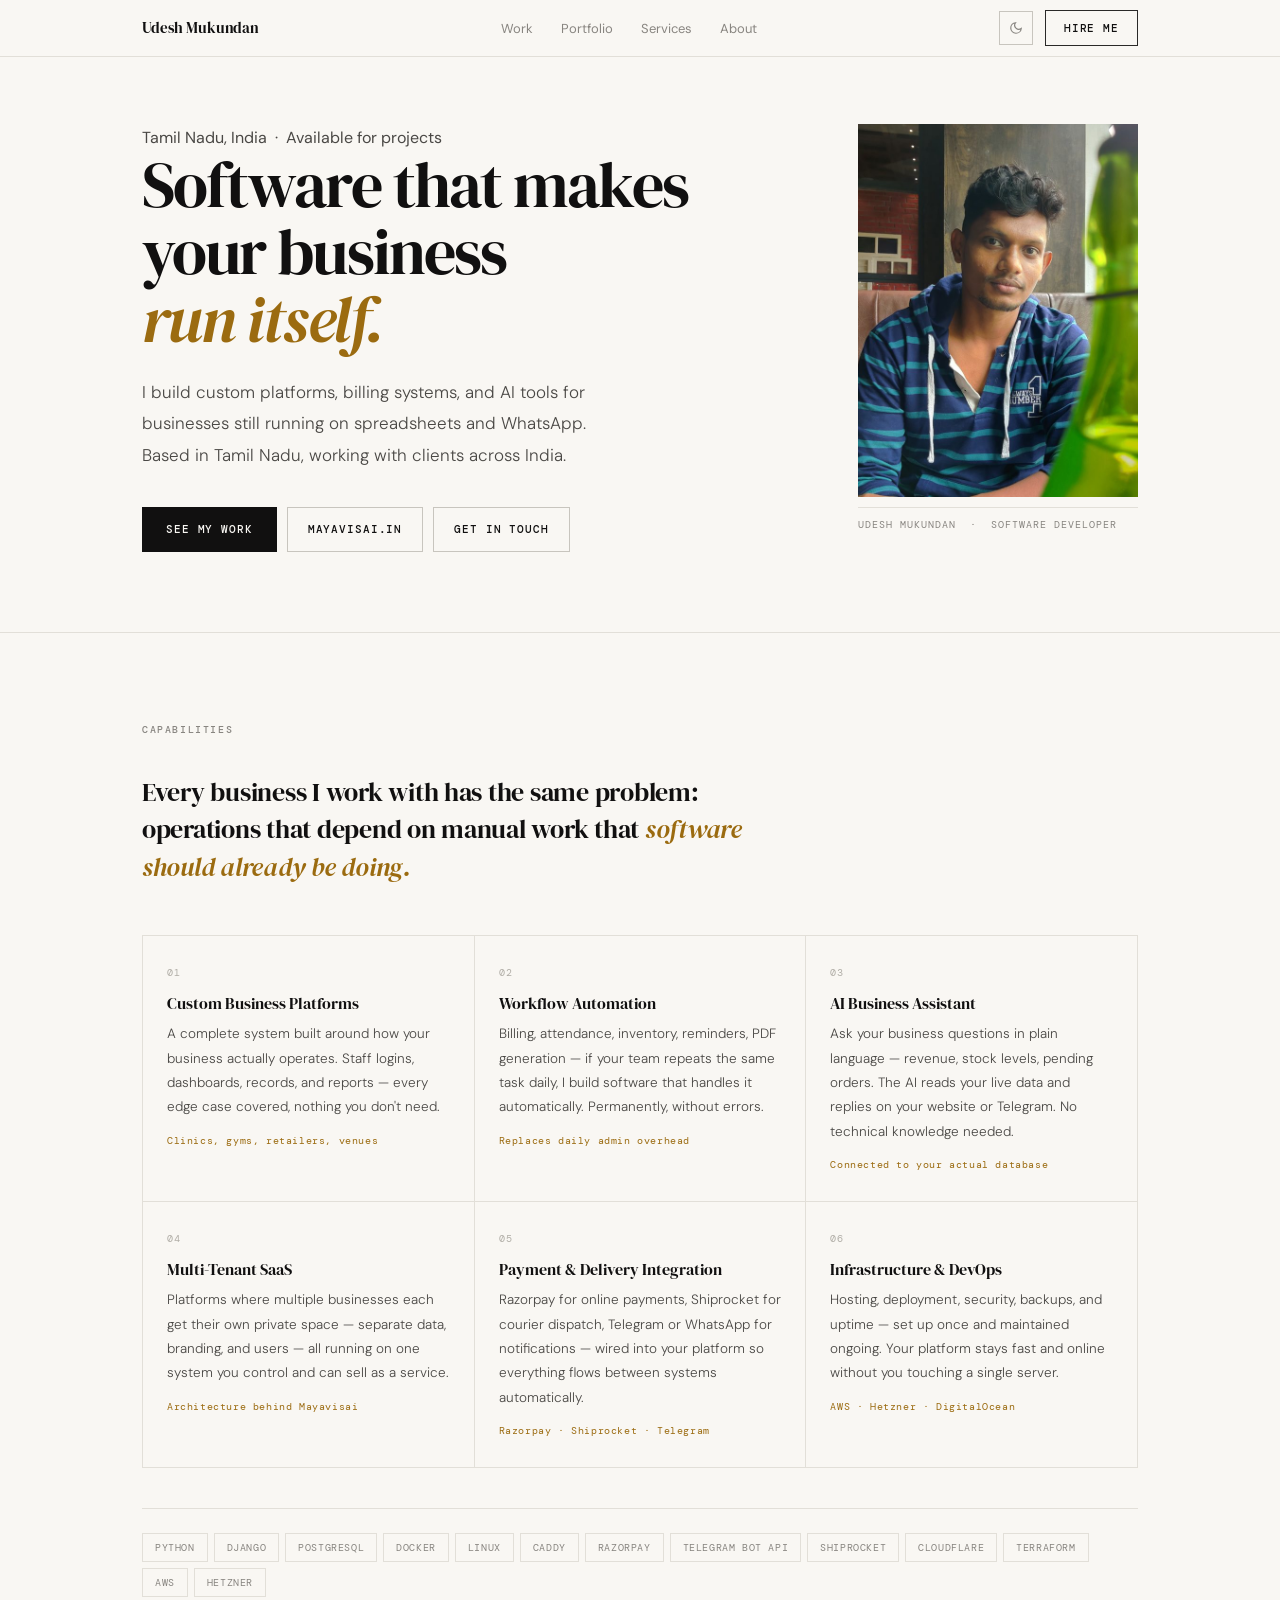
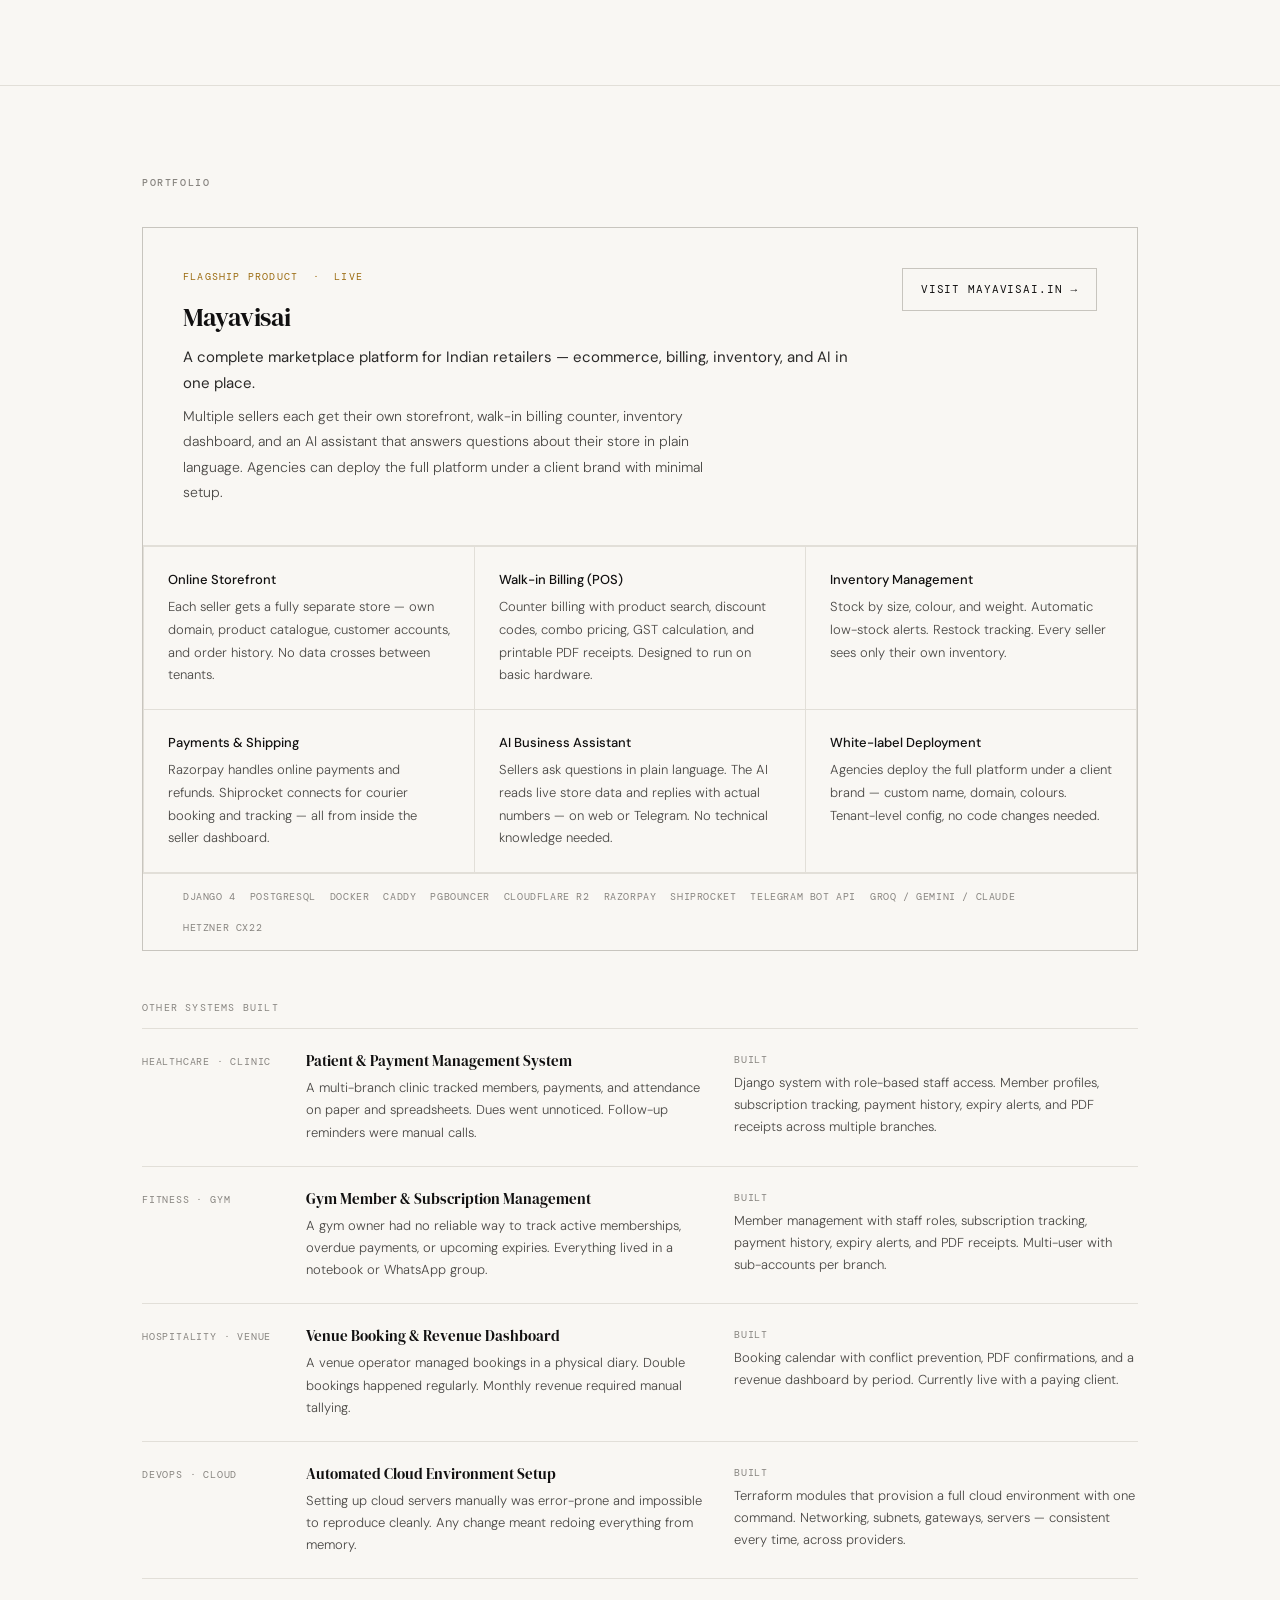
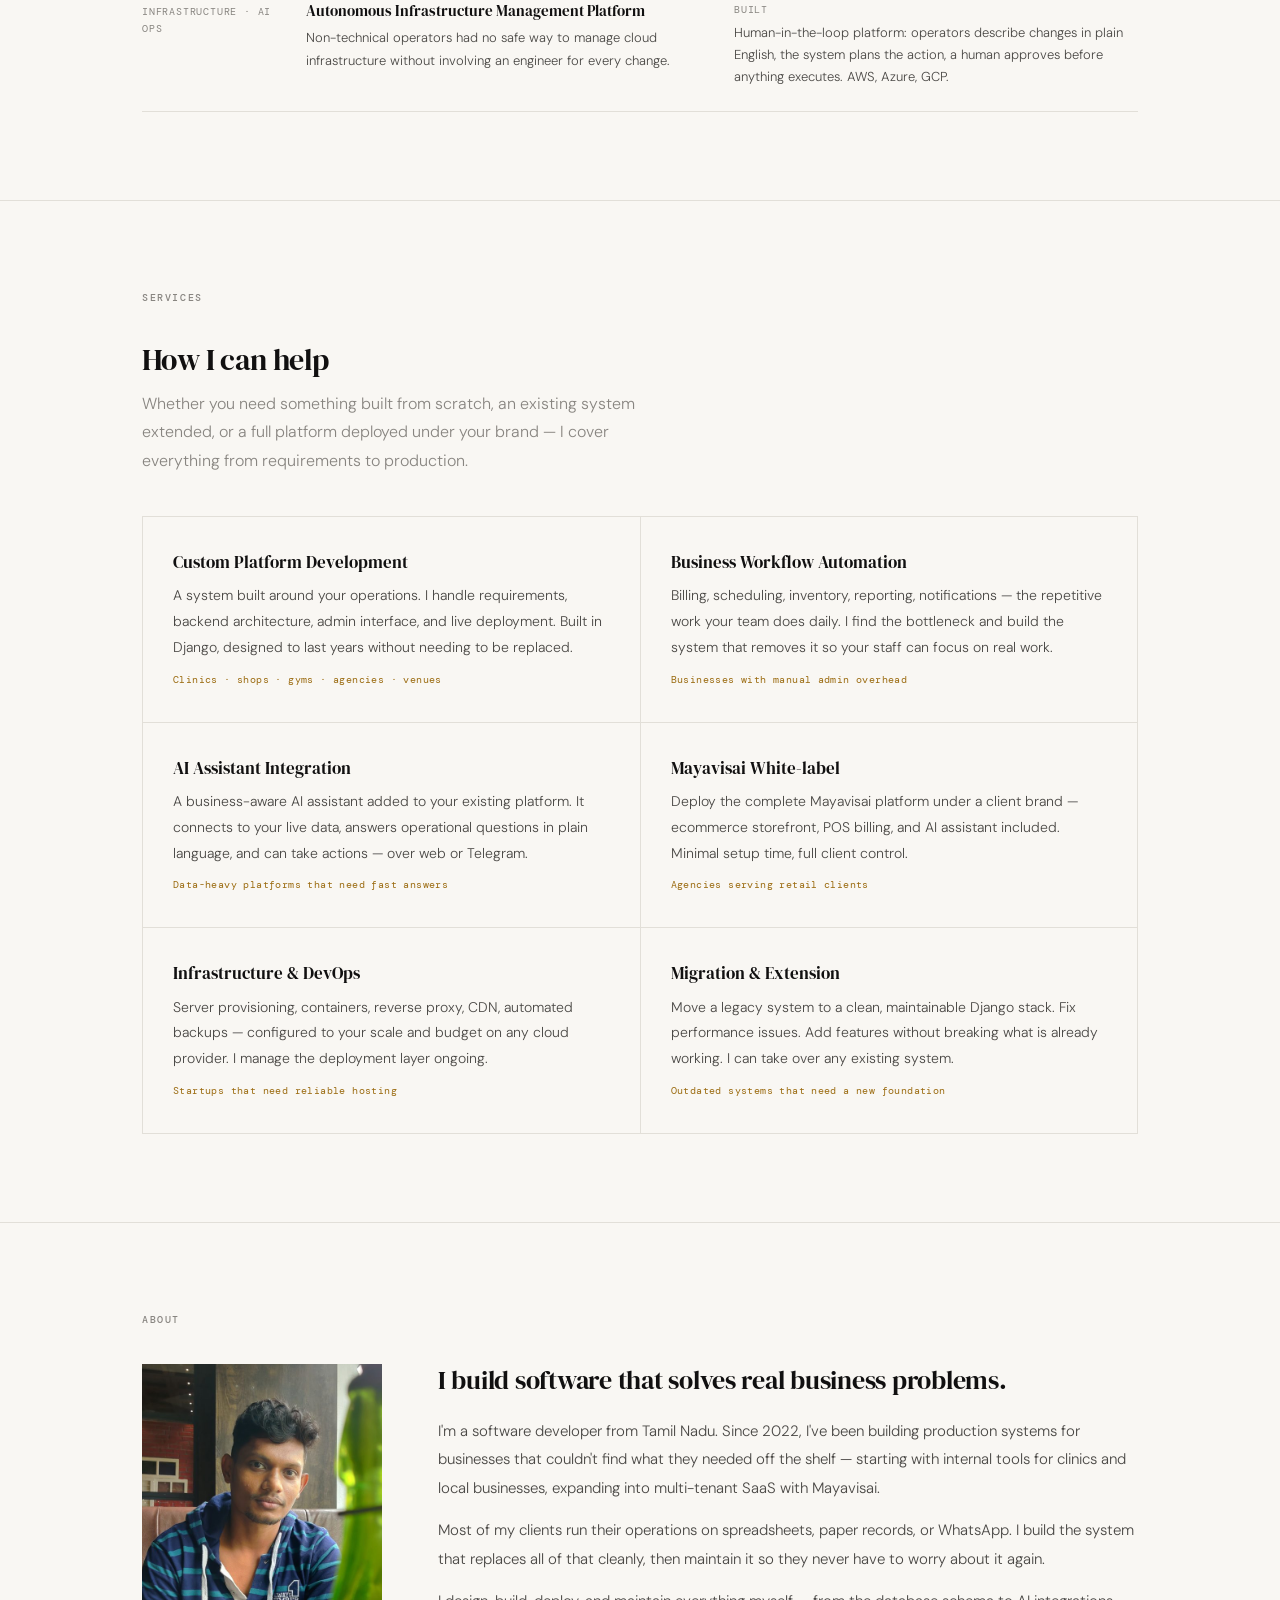
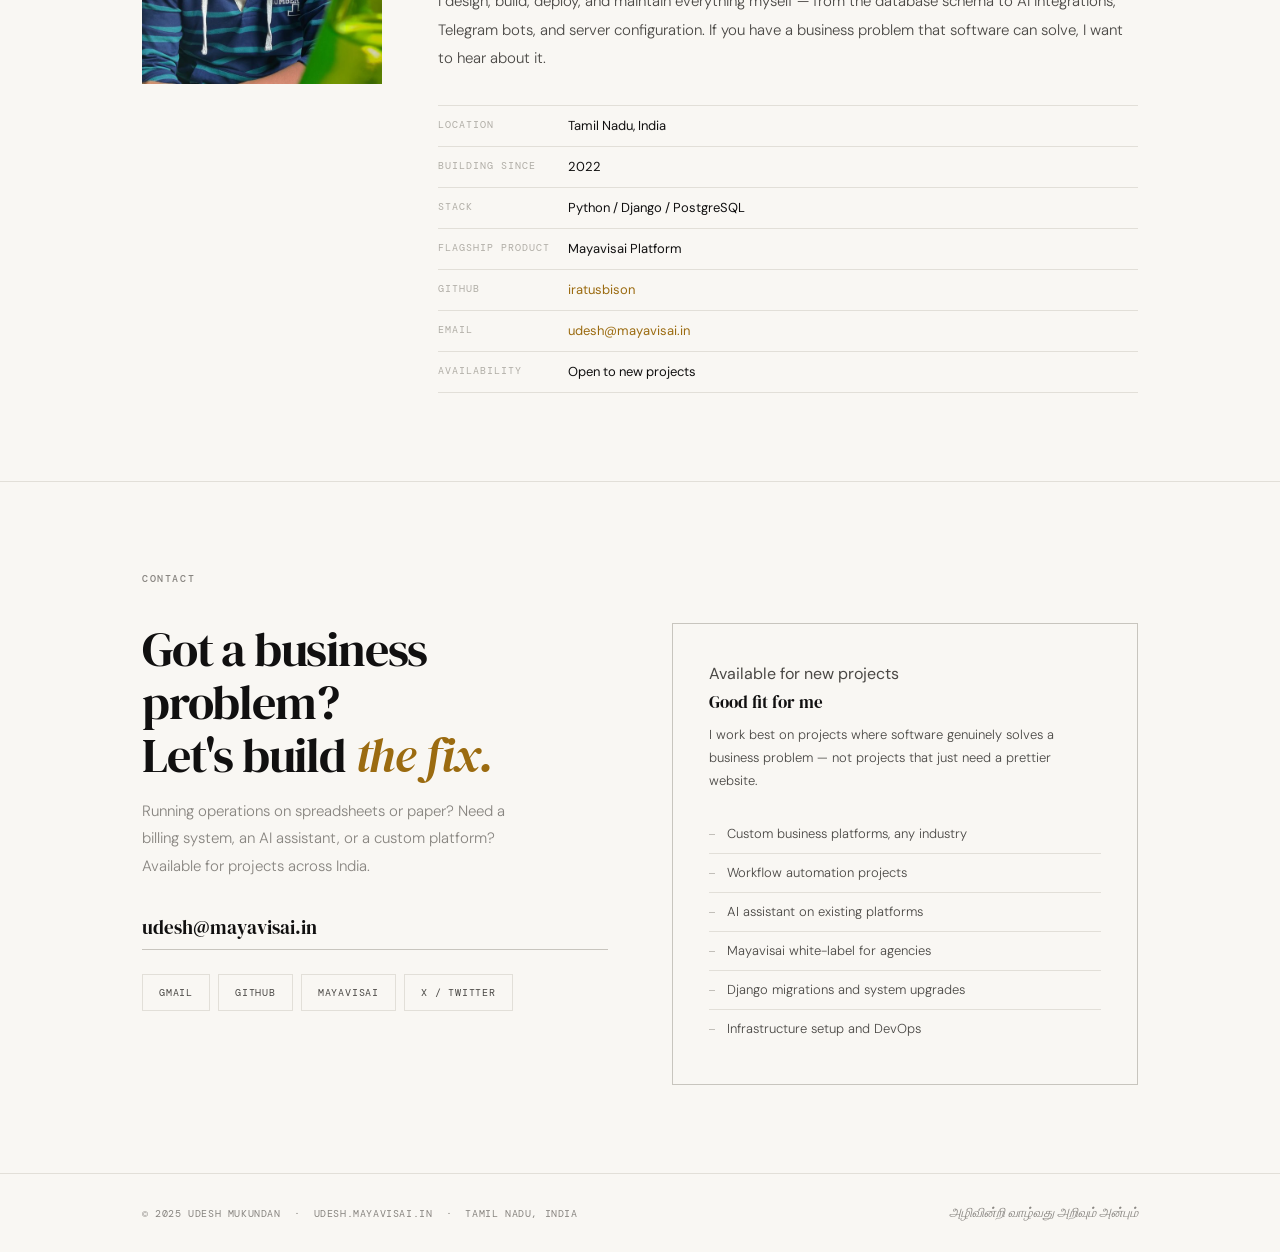
<file: index.html>
<!DOCTYPE html>
<html lang="en">
<head>
<meta charset="UTF-8">
<meta name="viewport" content="width=device-width, initial-scale=1.0">
<title>Udesh Mukundan — Custom Software Developer, Tamil Nadu India</title>
<meta name="description" content="Udesh Mukundan builds custom business software for Indian SMEs — ecommerce platforms, billing systems, AI assistants, and cloud infrastructure. Django developer based in Tamil Nadu. Creator of Mayavisai marketplace.">
<meta name="keywords" content="custom software developer Tamil Nadu, Django developer Chennai, business automation India, ecommerce platform India, POS system developer Tamil Nadu, AI assistant integration, Mayavisai, Udesh Mukundan, web platform developer India">
<meta name="author" content="Udesh Mukundan">
<meta name="robots" content="index, follow">
<link rel="canonical" href="https://udesh.mayavisai.in">

<!-- Open Graph -->
<meta property="og:title" content="Udesh Mukundan — Custom Software Developer, Tamil Nadu">
<meta property="og:description" content="I build custom platforms, billing systems, and AI tools for businesses still running on spreadsheets. Based in Tamil Nadu, working across India.">
<meta property="og:type" content="website">
<meta property="og:url" content="https://udesh.mayavisai.in">

<!-- Structured Data -->
<script type="application/ld+json">
{
  "@context": "https://schema.org",
  "@type": "Person",
  "name": "Udesh Mukundan",
  "jobTitle": "Software Developer",
  "description": "Custom business software developer based in Tamil Nadu, India. Specialising in Django, ecommerce platforms, billing systems, and AI integrations.",
  "url": "https://udesh.mayavisai.in",
  "email": "udesh@mayavisai.in",
  "address": {"@type": "PostalAddress", "addressRegion": "Tamil Nadu", "addressCountry": "IN"},
  "knowsAbout": ["Django", "Python", "PostgreSQL", "Docker", "Ecommerce", "POS Systems", "AI Integration"],
  "sameAs": ["https://github.com/iratusbison", "https://mayavisai.in", "https://x.com/UdeshKashmiri"]
}
</script>

<link rel="preconnect" href="https://fonts.googleapis.com">
<link rel="preconnect" href="https://fonts.gstatic.com" crossorigin>
<link href="https://fonts.googleapis.com/css2?family=DM+Serif+Display:ital@0;1&family=DM+Sans:opsz,wght@9..40,300;9..40,400;9..40,500&family=DM+Mono:wght@400;500&display=swap" rel="stylesheet">

<style>
/* ─── TOKENS ─────────────────────────────────────────── */
:root {
  --ink:     #111010;
  --ink2:    #2a2928;
  --body:    #4a4845;
  --muted:   #888580;
  --dim:     #b0ada6;
  --rule:    #e2dfd8;
  --rule2:   #c8c5be;
  --bg:      #f9f7f3;
  --warm:    #f2efe8;
  --gold:    #9b6b10;
  --gold2:   #b8820f;
  --green:   #1e7a4a;
  --nav-h:   56px;
}

@media (prefers-color-scheme: dark) {
  :root {
    --ink:     #f0ede6;
    --ink2:    #d4d0c8;
    --body:    #a8a49c;
    --muted:   #706d66;
    --dim:     #524f4a;
    --rule:    #2a2825;
    --rule2:   #3a3733;
    --bg:      #141210;
    --warm:    #1c1a17;
    --gold:    #c4870f;
    --gold2:   #d49820;
    --green:   #2aaa66;
  }
}

/* ─── RESET ──────────────────────────────────────────── */
*, *::before, *::after { box-sizing: border-box; margin: 0; padding: 0; }
html { font-size: 16px; scroll-behavior: smooth; }
body {
  font-family: 'DM Sans', system-ui, sans-serif;
  background: var(--bg);
  color: var(--body);
  line-height: 1.7;
  -webkit-font-smoothing: antialiased;
  transition: background .25s, color .25s;
}
a { color: inherit; text-decoration: none; }
img { display: block; max-width: 100%; }

/* ─── NAV ────────────────────────────────────────────── */
nav {
  position: fixed; top: 0; left: 0; right: 0; z-index: 100;
  background: var(--bg);
  border-bottom: 1px solid var(--rule);
  backdrop-filter: blur(8px);
  -webkit-backdrop-filter: blur(8px);
}
.ni {
  max-width: 1060px; margin: 0 auto; padding: 0 32px;
  height: var(--nav-h);
  display: flex; align-items: center; justify-content: space-between;
}
.nl {
  font-family: 'DM Serif Display', serif;
  font-size: 15px; color: var(--ink); letter-spacing: -.01em;
  flex-shrink: 0;
}
.nm { display: flex; gap: 28px; list-style: none; }
.nm a {
  font-size: 13px; font-weight: 400; color: var(--muted);
  transition: color .15s; position: relative;
}
.nm a:hover { color: var(--ink); }
.nm a.active { color: var(--ink); }

.nav-right { display: flex; align-items: center; gap: 12px; }

/* Dark mode toggle */
.dm-toggle {
  background: none; border: 1px solid var(--rule2); cursor: pointer;
  width: 34px; height: 34px; display: flex; align-items: center; justify-content: center;
  color: var(--muted); transition: border-color .15s, color .15s;
  font-size: 14px; flex-shrink: 0;
}
.dm-toggle:hover { border-color: var(--ink2); color: var(--ink); }
.icon-sun { display: none; }
.icon-moon { display: block; }
[data-theme="dark"] .icon-sun { display: block; }
[data-theme="dark"] .icon-moon { display: none; }

.nc {
  font-family: 'DM Mono', monospace;
  font-size: 11px; font-weight: 500; letter-spacing: .08em; text-transform: uppercase;
  color: var(--ink); border: 1px solid var(--ink2);
  padding: 8px 18px; transition: background .15s, color .15s; white-space: nowrap;
}
.nc:hover { background: var(--ink); color: var(--bg); }

/* Hamburger */
.ham {
  display: none; flex-direction: column; gap: 5px; cursor: pointer;
  background: none; border: none; padding: 4px;
}
.ham span { display: block; width: 22px; height: 1.5px; background: var(--ink); transition: .2s; }

.mobile-menu {
  display: none;
  position: fixed; top: var(--nav-h); left: 0; right: 0; z-index: 99;
  background: var(--bg); border-bottom: 1px solid var(--rule);
  padding: 20px 20px 24px;
}
.mobile-menu.open { display: block; }
.mobile-menu a {
  display: block; padding: 11px 0; font-size: 15px; color: var(--ink);
  border-bottom: 1px solid var(--rule);
}
.mobile-menu a:last-child { border-bottom: none; }

/* ─── LAYOUT ─────────────────────────────────────────── */
.w { max-width: 1060px; margin: 0 auto; padding: 0 32px; }
section { padding: 88px 0; border-top: 1px solid var(--rule); }
.lbl {
  font-family: 'DM Mono', monospace;
  font-size: 10px; font-weight: 500; letter-spacing: .16em; text-transform: uppercase;
  color: var(--muted); margin-bottom: 36px;
}

/* ─── HERO ───────────────────────────────────────────── */
.hero { padding: 124px 0 80px; border-top: none; }
.hg {
  display: grid;
  grid-template-columns: 1fr 280px;
  gap: 72px;
  align-items: start;
}
.hloc {
  font-family: 'DM Mono', monospace;
  font-size: 10px; letter-spacing: .14em; text-transform: uppercase;
  color: var(--muted); margin-bottom: 24px;
  display: flex; align-items: center; gap: 10px;
}
.hloc::before {
  content: ''; display: inline-block;
  width: 6px; height: 6px; border-radius: 50%;
  background: var(--green); flex-shrink: 0;
}
h1 {
  font-family: 'DM Serif Display', serif;
  font-size: clamp(38px, 5.5vw, 64px);
  font-weight: 400; color: var(--ink);
  letter-spacing: -.03em; line-height: 1.05;
  margin-bottom: 24px;
}
h1 em { font-style: italic; color: var(--gold); }
.hlead {
  font-size: 17px; font-weight: 300; color: var(--body);
  line-height: 1.85; max-width: 460px; margin-bottom: 36px;
}
.acts { display: flex; gap: 10px; flex-wrap: wrap; align-items: center; }
.bp {
  font-family: 'DM Mono', monospace;
  font-size: 11px; font-weight: 500; letter-spacing: .08em; text-transform: uppercase;
  background: var(--ink); color: var(--bg);
  padding: 13px 24px; transition: opacity .15s;
}
.bp:hover { opacity: .8; }
.bg2 {
  font-family: 'DM Mono', monospace;
  font-size: 11px; font-weight: 500; letter-spacing: .08em; text-transform: uppercase;
  color: var(--ink); border: 1px solid var(--rule2);
  padding: 12px 20px; transition: border-color .15s;
}
.bg2:hover { border-color: var(--ink2); }

/* Photo column */
.hphoto-wrap { position: relative; }
.hphoto {
  width: 100%; aspect-ratio: 3/4;
  object-fit: cover; object-position: center 15%;
  display: block;
}
.hcap {
  font-family: 'DM Mono', monospace;
  font-size: 10px; letter-spacing: .1em; text-transform: uppercase;
  color: var(--muted); margin-top: 10px;
  border-top: 1px solid var(--rule); padding-top: 8px;
}

/* ─── CAPABILITIES ───────────────────────────────────── */
.ci-intro {
  font-family: 'DM Serif Display', serif;
  font-size: clamp(20px, 2.5vw, 26px);
  font-weight: 400; color: var(--ink);
  line-height: 1.45; max-width: 600px;
  margin-bottom: 48px; letter-spacing: -.01em;
}
.ci-intro em { font-style: italic; color: var(--gold); }

.cg {
  display: grid;
  grid-template-columns: repeat(3, 1fr);
  border-top: 1px solid var(--rule);
  border-left: 1px solid var(--rule);
}
.ci-item {
  padding: 28px 24px;
  border-right: 1px solid var(--rule);
  border-bottom: 1px solid var(--rule);
}
.cn {
  font-family: 'DM Mono', monospace;
  font-size: 10px; letter-spacing: .1em; color: var(--dim);
  margin-bottom: 12px;
}
.cm {
  font-family: 'DM Serif Display', serif;
  font-size: 16px; font-weight: 400; color: var(--ink);
  margin-bottom: 8px; line-height: 1.35;
}
.cd {
  font-size: 13.5px; font-weight: 300; color: var(--body);
  line-height: 1.8;
}
.ce {
  margin-top: 12px;
  font-family: 'DM Mono', monospace;
  font-size: 10px; letter-spacing: .06em; color: var(--gold);
}

.tr {
  display: flex; flex-wrap: wrap; gap: 6px;
  margin-top: 40px; padding-top: 24px;
  border-top: 1px solid var(--rule);
}
.tt {
  font-family: 'DM Mono', monospace;
  font-size: 10px; letter-spacing: .06em; text-transform: uppercase;
  color: var(--muted); border: 1px solid var(--rule);
  padding: 5px 12px;
}

/* ─── PORTFOLIO ──────────────────────────────────────── */
.fb { border: 1px solid var(--rule2); margin-bottom: 4px; }
.ft {
  padding: 40px;
  display: grid; grid-template-columns: 1fr auto;
  gap: 32px; align-items: start;
  border-bottom: 1px solid var(--rule);
}
.fk {
  font-family: 'DM Mono', monospace;
  font-size: 10px; letter-spacing: .12em; text-transform: uppercase;
  color: var(--gold); margin-bottom: 10px;
}
.fn {
  font-family: 'DM Serif Display', serif;
  font-size: 26px; font-weight: 400; color: var(--ink);
  letter-spacing: -.01em; margin-bottom: 6px;
}
.ftag { font-size: 15px; font-weight: 400; color: var(--ink2); margin-bottom: 8px; }
.fd {
  font-size: 14px; font-weight: 300; color: var(--body);
  line-height: 1.8; max-width: 520px;
}
.fv {
  font-family: 'DM Mono', monospace;
  font-size: 11px; letter-spacing: .08em; text-transform: uppercase;
  color: var(--ink); border: 1px solid var(--rule2);
  padding: 11px 18px; white-space: nowrap; align-self: flex-start;
  transition: background .15s, color .15s;
}
.fv:hover { background: var(--ink); color: var(--bg); }

.fr {
  display: grid; grid-template-columns: repeat(3, 1fr);
  border-top: 1px solid var(--rule);
  border-left: 1px solid var(--rule);
}
.fc-card {
  padding: 22px 24px;
  border-right: 1px solid var(--rule);
  border-bottom: 1px solid var(--rule);
}
.fcn { font-size: 13px; font-weight: 500; color: var(--ink); margin-bottom: 5px; }
.fcd { font-size: 13px; font-weight: 300; color: var(--body); line-height: 1.75; }

.ftech {
  padding: 14px 40px; border-top: 1px solid var(--rule);
  display: flex; flex-wrap: wrap; gap: 14px;
}
.ftech span {
  font-family: 'DM Mono', monospace;
  font-size: 10px; letter-spacing: .06em; text-transform: uppercase;
  color: var(--muted);
}

/* Other projects table */
.olbl {
  font-family: 'DM Mono', monospace;
  font-size: 10px; letter-spacing: .12em; text-transform: uppercase;
  color: var(--muted); margin: 48px 0 0; padding-bottom: 12px;
  border-bottom: 1px solid var(--rule);
}
.pr {
  display: grid;
  grid-template-columns: 140px 1fr 1fr;
  gap: 24px; padding: 22px 0;
  border-bottom: 1px solid var(--rule);
  transition: background .12s;
}
.pr:hover {
  background: var(--warm);
  margin: 0 -32px; padding: 22px 32px;
}
.ps {
  font-family: 'DM Mono', monospace;
  font-size: 10px; letter-spacing: .08em; text-transform: uppercase;
  color: var(--muted); padding-top: 2px;
}
.pt {
  font-family: 'DM Serif Display', serif;
  font-size: 15px; font-weight: 400; color: var(--ink); line-height: 1.35;
  margin-bottom: 6px;
}
.pp { font-size: 13px; font-weight: 300; color: var(--body); line-height: 1.7; }
.pbl {
  font-family: 'DM Mono', monospace;
  font-size: 10px; letter-spacing: .08em; text-transform: uppercase;
  color: var(--muted); margin-bottom: 4px;
}
.pb { font-size: 13px; font-weight: 300; color: var(--body); line-height: 1.7; }

/* ─── SERVICES ───────────────────────────────────────── */
.sec-h {
  font-family: 'DM Serif Display', serif;
  font-size: clamp(22px, 3vw, 30px); font-weight: 400; color: var(--ink);
  letter-spacing: -.02em; margin-bottom: 12px; line-height: 1.2;
}
.sec-sub {
  font-size: 16px; font-weight: 300; color: var(--muted);
  line-height: 1.8; max-width: 540px; margin-bottom: 40px;
}
.sg {
  display: grid; grid-template-columns: repeat(2, 1fr);
  border-top: 1px solid var(--rule);
  border-left: 1px solid var(--rule);
}
.sv {
  padding: 34px 30px;
  border-right: 1px solid var(--rule);
  border-bottom: 1px solid var(--rule);
}
.sn {
  font-family: 'DM Serif Display', serif;
  font-size: 17px; font-weight: 400; color: var(--ink);
  margin-bottom: 10px; line-height: 1.3;
}
.sd { font-size: 14px; font-weight: 300; color: var(--body); line-height: 1.85; }
.sf { margin-top: 10px; font-family: 'DM Mono', monospace; font-size: 10px; color: var(--gold); letter-spacing: .04em; }

/* ─── ABOUT ──────────────────────────────────────────── */
.ag {
  display: grid; grid-template-columns: 240px 1fr;
  gap: 56px; align-items: start;
}
.aph {
  width: 100%; aspect-ratio: 3/4;
  object-fit: cover; object-position: center 15%;
  display: block;
}
.ah {
  font-family: 'DM Serif Display', serif;
  font-size: clamp(20px, 2.5vw, 26px); font-weight: 400; color: var(--ink);
  margin-bottom: 20px; line-height: 1.25; letter-spacing: -.01em;
}
.ap {
  font-size: 15px; font-weight: 300; color: var(--body);
  line-height: 1.9; margin-bottom: 14px;
}
.afacts { margin-top: 32px; border-top: 1px solid var(--rule); }
.af {
  display: grid; grid-template-columns: 130px 1fr;
  padding: 9px 0; border-bottom: 1px solid var(--rule);
}
.ak {
  font-family: 'DM Mono', monospace;
  font-size: 10px; letter-spacing: .1em; text-transform: uppercase;
  color: var(--dim); padding-top: 1px;
}
.av { font-size: 13px; font-weight: 400; color: var(--ink); }
.av a { color: var(--gold); }
.av a:hover { color: var(--gold2); }

/* ─── CONTACT ────────────────────────────────────────── */
.cog {
  display: grid; grid-template-columns: 1fr 1fr;
  gap: 64px; align-items: start;
}
.coh {
  font-family: 'DM Serif Display', serif;
  font-size: clamp(28px, 4vw, 48px); font-weight: 400; color: var(--ink);
  letter-spacing: -.025em; line-height: 1.1; margin-bottom: 16px;
}
.coh em { font-style: italic; color: var(--gold); }
.cos {
  font-size: 15px; font-weight: 300; color: var(--muted);
  line-height: 1.85; margin-bottom: 30px; max-width: 380px;
}
.cem {
  display: block;
  font-family: 'DM Serif Display', serif;
  font-size: 19px; color: var(--ink);
  border-bottom: 1px solid var(--rule2);
  padding-bottom: 6px; margin-bottom: 24px;
  transition: color .15s;
}
.cem:hover { color: var(--gold); }
.cls { display: flex; gap: 8px; flex-wrap: wrap; }
.cl {
  font-family: 'DM Mono', monospace;
  font-size: 10px; letter-spacing: .08em; text-transform: uppercase;
  color: var(--body); border: 1px solid var(--rule);
  padding: 9px 16px; transition: color .15s, border-color .15s;
}
.cl:hover { color: var(--ink); border-color: var(--ink2); }

/* Contact right panel — clean card, no recording gimmick */
.ap2 {
  border: 1px solid var(--rule2); padding: 36px;
}
.avlive {
  font-family: 'DM Mono', monospace;
  font-size: 10px; letter-spacing: .1em; text-transform: uppercase;
  color: var(--green); margin-bottom: 18px;
  display: flex; align-items: center; gap: 8px;
}
.avdot {
  width: 6px; height: 6px; border-radius: 50%;
  background: var(--green); flex-shrink: 0;
  animation: pulse 2.2s ease-in-out infinite;
}
@keyframes pulse {
  0%, 100% { opacity: 1; transform: scale(1); }
  50% { opacity: .5; transform: scale(.7); }
}
.avh {
  font-family: 'DM Serif Display', serif;
  font-size: 17px; font-weight: 400; color: var(--ink); margin-bottom: 8px;
}
.avd {
  font-size: 13px; font-weight: 300; color: var(--body);
  line-height: 1.75; margin-bottom: 22px;
}
.avl { list-style: none; }
.avl li {
  font-size: 13px; font-weight: 300; color: var(--body);
  padding: 8px 0; border-bottom: 1px solid var(--rule);
  display: flex; align-items: baseline; gap: 12px;
}
.avl li:last-child { border-bottom: none; }
.avl li::before {
  content: '—';
  font-family: 'DM Mono', monospace; font-size: 10px;
  color: var(--dim); flex-shrink: 0;
}

/* ─── FOOTER ─────────────────────────────────────────── */
footer { border-top: 1px solid var(--rule); padding: 28px 0; }
.fi {
  max-width: 1060px; margin: 0 auto; padding: 0 32px;
  display: flex; justify-content: space-between; align-items: center; flex-wrap: wrap; gap: 10px;
}
.fc2 {
  font-family: 'DM Mono', monospace;
  font-size: 10px; letter-spacing: .06em; text-transform: uppercase; color: var(--muted);
}
.fq {
  font-family: 'DM Serif Display', serif;
  font-size: 13px; font-style: italic; color: var(--muted);
}

/* ─── RESPONSIVE ─────────────────────────────────────── */
@media (max-width: 900px) {
  .hg { grid-template-columns: 1fr; gap: 0; }
  .hphoto-wrap { display: none; }
  .cg { grid-template-columns: repeat(2, 1fr); }
  .fr { grid-template-columns: repeat(2, 1fr); }
  .pr { grid-template-columns: 1fr; gap: 8px; }
  .ps, .pb, .pbl { display: none; }
  .ag { grid-template-columns: 1fr; }
  .aph { display: none; }
  .cog { grid-template-columns: 1fr; gap: 40px; }
  .sg { grid-template-columns: 1fr; }
  .ft { grid-template-columns: 1fr; }
  .fv { align-self: flex-start; }
}
@media (max-width: 600px) {
  :root { --nav-h: 52px; }
  .w { padding: 0 20px; }
  .ni { padding: 0 20px; }
  .nm { display: none; }
  .nc { display: none; }
  .ham { display: flex; }
  section { padding: 64px 0; }
  .hero { padding: 88px 0 56px; }
  .cg { grid-template-columns: 1fr; }
  .fr { grid-template-columns: 1fr; }
  .fc-card { border-right: 1px solid var(--rule); }
  .ft { padding: 24px; }
  .ftech { padding: 14px 24px; }
  .fi { flex-direction: column; align-items: flex-start; }
  .pr:hover { margin: 0; padding: 22px 0; }
  .fi { padding: 0 20px; }
  .ap2 { padding: 24px; }
}
@media (max-width: 480px) {
  h1 { font-size: 36px; }
  .cog { gap: 32px; }
}
</style>
</head>
<body>

<nav id="nav">
  <div class="ni">
    <span class="nl">Udesh Mukundan</span>
    <ul class="nm">
      <li><a href="#capabilities">Work</a></li>
      <li><a href="#portfolio">Portfolio</a></li>
      <li><a href="#services">Services</a></li>
      <li><a href="#about">About</a></li>
    </ul>
    <div class="nav-right">
      <button class="dm-toggle" id="dmToggle" aria-label="Toggle dark mode">
        <svg class="icon-moon" width="14" height="14" viewBox="0 0 24 24" fill="none" stroke="currentColor" stroke-width="2"><path d="M21 12.79A9 9 0 1111.21 3 7 7 0 0021 12.79z"/></svg>
        <svg class="icon-sun" width="14" height="14" viewBox="0 0 24 24" fill="none" stroke="currentColor" stroke-width="2"><circle cx="12" cy="12" r="5"/><line x1="12" y1="1" x2="12" y2="3"/><line x1="12" y1="21" x2="12" y2="23"/><line x1="4.22" y1="4.22" x2="5.64" y2="5.64"/><line x1="18.36" y1="18.36" x2="19.78" y2="19.78"/><line x1="1" y1="12" x2="3" y2="12"/><line x1="21" y1="12" x2="23" y2="12"/><line x1="4.22" y1="19.78" x2="5.64" y2="18.36"/><line x1="18.36" y1="5.64" x2="19.78" y2="4.22"/></svg>
      </button>
      <a href="#contact" class="nc">Hire me</a>
      <button class="ham" id="hamBtn" aria-label="Open menu">
        <span></span><span></span><span></span>
      </button>
    </div>
  </div>
</nav>

<div class="mobile-menu" id="mobileMenu">
  <a href="#capabilities" class="mm-link">Work</a>
  <a href="#portfolio" class="mm-link">Portfolio</a>
  <a href="#services" class="mm-link">Services</a>
  <a href="#about" class="mm-link">About</a>
  <a href="#contact" class="mm-link">Hire me</a>
</div>

<main>

<!-- ── HERO ────────────────────────────────────────── -->
<section class="hero" aria-label="Introduction">
  <div class="w">
    <div class="hg">
      <div>
        <p class="">Tamil Nadu, India &nbsp;&middot;&nbsp; Available for projects</p>
        <h1>
          Software that makes<br>
          your business<br>
          <em>run itself.</em>
        </h1>
        <p class="hlead">I build custom platforms, billing systems, and AI tools for businesses still running on spreadsheets and WhatsApp. Based in Tamil Nadu, working with clients across India.</p>
        <div class="acts">
          <a href="#portfolio" class="bp">See my work</a>
          <a href="https://mayavisai.in" target="_blank" rel="noopener" class="bg2">Mayavisai.in</a>
          <a href="#contact" class="bg2">Get in touch</a>
        </div>
      </div>
      <div class="hphoto-wrap">
        <img class="hphoto" src="[data-uri]" alt="Udesh Mukundan, software developer based in Tamil Nadu, India" width="280" height="373" loading="eager">
        <p class="hcap">Udesh Mukundan &nbsp;&middot;&nbsp; Software Developer</p>
      </div>
    </div>
  </div>
</section>

<!-- ── CAPABILITIES ─────────────────────────────────── -->
<section id="capabilities" aria-label="Capabilities">
  <div class="w">
    <p class="lbl">Capabilities</p>
    <p class="ci-intro">Every business I work with has the same problem: operations that depend on manual work that <em>software should already be doing.</em></p>
    <div class="cg">
      <div class="ci-item">
        <p class="cn">01</p>
        <h3 class="cm">Custom Business Platforms</h3>
        <p class="cd">A complete system built around how your business actually operates. Staff logins, dashboards, records, and reports — every edge case covered, nothing you don't need.</p>
        <p class="ce">Clinics, gyms, retailers, venues</p>
      </div>
      <div class="ci-item">
        <p class="cn">02</p>
        <h3 class="cm">Workflow Automation</h3>
        <p class="cd">Billing, attendance, inventory, reminders, PDF generation — if your team repeats the same task daily, I build software that handles it automatically. Permanently, without errors.</p>
        <p class="ce">Replaces daily admin overhead</p>
      </div>
      <div class="ci-item">
        <p class="cn">03</p>
        <h3 class="cm">AI Business Assistant</h3>
        <p class="cd">Ask your business questions in plain language — revenue, stock levels, pending orders. The AI reads your live data and replies on your website or Telegram. No technical knowledge needed.</p>
        <p class="ce">Connected to your actual database</p>
      </div>
      <div class="ci-item">
        <p class="cn">04</p>
        <h3 class="cm">Multi-Tenant SaaS</h3>
        <p class="cd">Platforms where multiple businesses each get their own private space — separate data, branding, and users — all running on one system you control and can sell as a service.</p>
        <p class="ce">Architecture behind Mayavisai</p>
      </div>
      <div class="ci-item">
        <p class="cn">05</p>
        <h3 class="cm">Payment &amp; Delivery Integration</h3>
        <p class="cd">Razorpay for online payments, Shiprocket for courier dispatch, Telegram or WhatsApp for notifications — wired into your platform so everything flows between systems automatically.</p>
        <p class="ce">Razorpay · Shiprocket · Telegram</p>
      </div>
      <div class="ci-item">
        <p class="cn">06</p>
        <h3 class="cm">Infrastructure &amp; DevOps</h3>
        <p class="cd">Hosting, deployment, security, backups, and uptime — set up once and maintained ongoing. Your platform stays fast and online without you touching a single server.</p>
        <p class="ce">AWS · Hetzner · DigitalOcean</p>
      </div>
    </div>
    <div class="tr">
      <span class="tt">Python</span><span class="tt">Django</span><span class="tt">PostgreSQL</span>
      <span class="tt">Docker</span><span class="tt">Linux</span><span class="tt">Caddy</span>
      <span class="tt">Razorpay</span><span class="tt">Telegram Bot API</span><span class="tt">Shiprocket</span>
      <span class="tt">Cloudflare</span><span class="tt">Terraform</span><span class="tt">AWS</span><span class="tt">Hetzner</span>
    </div>
  </div>
</section>

<!-- ── PORTFOLIO ─────────────────────────────────────── -->
<section id="portfolio" aria-label="Portfolio">
  <div class="w">
    <p class="lbl">Portfolio</p>

    <div class="fb">
      <div class="ft">
        <div>
          <p class="fk">Flagship product &nbsp;&middot;&nbsp; Live</p>
          <h2 class="fn">Mayavisai</h2>
          <p class="ftag">A complete marketplace platform for Indian retailers — ecommerce, billing, inventory, and AI in one place.</p>
          <p class="fd">Multiple sellers each get their own storefront, walk-in billing counter, inventory dashboard, and an AI assistant that answers questions about their store in plain language. Agencies can deploy the full platform under a client brand with minimal setup.</p>
        </div>
        <a href="https://mayavisai.in" target="_blank" rel="noopener" class="fv">Visit mayavisai.in &rarr;</a>
      </div>
      <div class="fr">
        <div class="fc-card">
          <p class="fcn">Online Storefront</p>
          <p class="fcd">Each seller gets a fully separate store — own domain, product catalogue, customer accounts, and order history. No data crosses between tenants.</p>
        </div>
        <div class="fc-card">
          <p class="fcn">Walk-in Billing (POS)</p>
          <p class="fcd">Counter billing with product search, discount codes, combo pricing, GST calculation, and printable PDF receipts. Designed to run on basic hardware.</p>
        </div>
        <div class="fc-card">
          <p class="fcn">Inventory Management</p>
          <p class="fcd">Stock by size, colour, and weight. Automatic low-stock alerts. Restock tracking. Every seller sees only their own inventory.</p>
        </div>
        <div class="fc-card">
          <p class="fcn">Payments &amp; Shipping</p>
          <p class="fcd">Razorpay handles online payments and refunds. Shiprocket connects for courier booking and tracking — all from inside the seller dashboard.</p>
        </div>
        <div class="fc-card">
          <p class="fcn">AI Business Assistant</p>
          <p class="fcd">Sellers ask questions in plain language. The AI reads live store data and replies with actual numbers — on web or Telegram. No technical knowledge needed.</p>
        </div>
        <div class="fc-card">
          <p class="fcn">White-label Deployment</p>
          <p class="fcd">Agencies deploy the full platform under a client brand — custom name, domain, colours. Tenant-level config, no code changes needed.</p>
        </div>
      </div>
      <div class="ftech">
        <span>Django 4</span><span>PostgreSQL</span><span>Docker</span>
        <span>Caddy</span><span>PgBouncer</span><span>Cloudflare R2</span>
        <span>Razorpay</span><span>Shiprocket</span><span>Telegram Bot API</span>
        <span>Groq / Gemini / Claude</span><span>Hetzner CX22</span>
      </div>
    </div>

    <p class="olbl">Other systems built</p>

    <div class="pr">
      <div class="ps">Healthcare &middot; Clinic</div>
      <div>
        <p class="pt">Patient &amp; Payment Management System</p>
        <p class="pp">A multi-branch clinic tracked members, payments, and attendance on paper and spreadsheets. Dues went unnoticed. Follow-up reminders were manual calls.</p>
      </div>
      <div>
        <p class="pbl">Built</p>
        <p class="pb">Django system with role-based staff access. Member profiles, subscription tracking, payment history, expiry alerts, and PDF receipts across multiple branches.</p>
      </div>
    </div>
    <div class="pr">
      <div class="ps">Fitness &middot; Gym</div>
      <div>
        <p class="pt">Gym Member &amp; Subscription Management</p>
        <p class="pp">A gym owner had no reliable way to track active memberships, overdue payments, or upcoming expiries. Everything lived in a notebook or WhatsApp group.</p>
      </div>
      <div>
        <p class="pbl">Built</p>
        <p class="pb">Member management with staff roles, subscription tracking, payment history, expiry alerts, and PDF receipts. Multi-user with sub-accounts per branch.</p>
      </div>
    </div>
    <div class="pr">
      <div class="ps">Hospitality &middot; Venue</div>
      <div>
        <p class="pt">Venue Booking &amp; Revenue Dashboard</p>
        <p class="pp">A venue operator managed bookings in a physical diary. Double bookings happened regularly. Monthly revenue required manual tallying.</p>
      </div>
      <div>
        <p class="pbl">Built</p>
        <p class="pb">Booking calendar with conflict prevention, PDF confirmations, and a revenue dashboard by period. Currently live with a paying client.</p>
      </div>
    </div>
    <div class="pr">
      <div class="ps">DevOps &middot; Cloud</div>
      <div>
        <p class="pt">Automated Cloud Environment Setup</p>
        <p class="pp">Setting up cloud servers manually was error-prone and impossible to reproduce cleanly. Any change meant redoing everything from memory.</p>
      </div>
      <div>
        <p class="pbl">Built</p>
        <p class="pb">Terraform modules that provision a full cloud environment with one command. Networking, subnets, gateways, servers — consistent every time, across providers.</p>
      </div>
    </div>
    <div class="pr">
      <div class="ps">Infrastructure &middot; AI Ops</div>
      <div>
        <p class="pt">Autonomous Infrastructure Management Platform</p>
        <p class="pp">Non-technical operators had no safe way to manage cloud infrastructure without involving an engineer for every change.</p>
      </div>
      <div>
        <p class="pbl">Built</p>
        <p class="pb">Human-in-the-loop platform: operators describe changes in plain English, the system plans the action, a human approves before anything executes. AWS, Azure, GCP.</p>
      </div>
    </div>
  </div>
</section>

<!-- ── SERVICES ──────────────────────────────────────── -->
<section id="services" aria-label="Services">
  <div class="w">
    <p class="lbl">Services</p>
    <h2 class="sec-h">How I can help</h2>
    <p class="sec-sub">Whether you need something built from scratch, an existing system extended, or a full platform deployed under your brand — I cover everything from requirements to production.</p>
    <div class="sg">
      <div class="sv">
        <h3 class="sn">Custom Platform Development</h3>
        <p class="sd">A system built around your operations. I handle requirements, backend architecture, admin interface, and live deployment. Built in Django, designed to last years without needing to be replaced.</p>
        <p class="sf">Clinics · shops · gyms · agencies · venues</p>
      </div>
      <div class="sv">
        <h3 class="sn">Business Workflow Automation</h3>
        <p class="sd">Billing, scheduling, inventory, reporting, notifications — the repetitive work your team does daily. I find the bottleneck and build the system that removes it so your staff can focus on real work.</p>
        <p class="sf">Businesses with manual admin overhead</p>
      </div>
      <div class="sv">
        <h3 class="sn">AI Assistant Integration</h3>
        <p class="sd">A business-aware AI assistant added to your existing platform. It connects to your live data, answers operational questions in plain language, and can take actions — over web or Telegram.</p>
        <p class="sf">Data-heavy platforms that need fast answers</p>
      </div>
      <div class="sv">
        <h3 class="sn">Mayavisai White-label</h3>
        <p class="sd">Deploy the complete Mayavisai platform under a client brand — ecommerce storefront, POS billing, and AI assistant included. Minimal setup time, full client control.</p>
        <p class="sf">Agencies serving retail clients</p>
      </div>
      <div class="sv">
        <h3 class="sn">Infrastructure &amp; DevOps</h3>
        <p class="sd">Server provisioning, containers, reverse proxy, CDN, automated backups — configured to your scale and budget on any cloud provider. I manage the deployment layer ongoing.</p>
        <p class="sf">Startups that need reliable hosting</p>
      </div>
      <div class="sv">
        <h3 class="sn">Migration &amp; Extension</h3>
        <p class="sd">Move a legacy system to a clean, maintainable Django stack. Fix performance issues. Add features without breaking what is already working. I can take over any existing system.</p>
        <p class="sf">Outdated systems that need a new foundation</p>
      </div>
    </div>
  </div>
</section>

<!-- ── ABOUT ─────────────────────────────────────────── -->
<section id="about" aria-label="About Udesh Mukundan">
  <div class="w">
    <p class="lbl">About</p>
    <div class="ag">
      <div>
        <img class="aph" src="[data-uri]" alt="Udesh Mukundan, software developer, Tamil Nadu, India" width="240" height="320" loading="lazy">
      </div>
      <div>
        <h2 class="ah">I build software that solves real business problems.</h2>
        <p class="ap">I'm a software developer from Tamil Nadu. Since 2022, I've been building production systems for businesses that couldn't find what they needed off the shelf — starting with internal tools for clinics and local businesses, expanding into multi-tenant SaaS with Mayavisai.</p>
        <p class="ap">Most of my clients run their operations on spreadsheets, paper records, or WhatsApp. I build the system that replaces all of that cleanly, then maintain it so they never have to worry about it again.</p>
        <p class="ap">I design, build, deploy, and maintain everything myself — from the database schema to AI integrations, Telegram bots, and server configuration. If you have a business problem that software can solve, I want to hear about it.</p>
        <div class="afacts">
          <div class="af"><span class="ak">Location</span><span class="av">Tamil Nadu, India</span></div>
          <div class="af"><span class="ak">Building since</span><span class="av">2022</span></div>
          <div class="af"><span class="ak">Stack</span><span class="av">Python / Django / PostgreSQL</span></div>
          <div class="af"><span class="ak">Flagship product</span><span class="av">Mayavisai Platform</span></div>
          <div class="af"><span class="ak">GitHub</span><span class="av"><a href="https://github.com/iratusbison" target="_blank" rel="noopener">iratusbison</a></span></div>
          <div class="af"><span class="ak">Email</span><span class="av"><a href="mailto:udesh@mayavisai.in">udesh@mayavisai.in</a></span></div>
          <div class="af"><span class="ak">Availability</span><span class="av">Open to new projects</span></div>
        </div>
      </div>
    </div>
  </div>
</section>

<!-- ── CONTACT ────────────────────────────────────────── -->
<section id="contact" aria-label="Contact">
  <div class="w">
    <p class="lbl">Contact</p>
    <div class="cog">
      <div>
        <h2 class="coh">Got a business problem?<br>Let's build <em>the fix.</em></h2>
        <p class="cos">Running operations on spreadsheets or paper? Need a billing system, an AI assistant, or a custom platform? Available for projects across India.</p>
        <a href="mailto:udesh@mayavisai.in" class="cem">udesh@mayavisai.in</a>
        <div class="cls">
          <a href="mailto:udeshmukundan@gmail.com" class="cl">Gmail</a>
          <a href="https://github.com/iratusbison" target="_blank" rel="noopener" class="cl">GitHub</a>
          <a href="https://mayavisai.in" target="_blank" rel="noopener" class="cl">Mayavisai</a>
          <a href="https://x.com/UdeshKashmiri" target="_blank" rel="noopener" class="cl">X / Twitter</a>
        </div>
      </div>
      <div class="ap2">
        <p class=""><span class=""></span>Available for new projects</p>
        <h3 class="avh">Good fit for me</h3>
        <p class="avd">I work best on projects where software genuinely solves a business problem — not projects that just need a prettier website.</p>
        <ul class="avl">
          <li>Custom business platforms, any industry</li>
          <li>Workflow automation projects</li>
          <li>AI assistant on existing platforms</li>
          <li>Mayavisai white-label for agencies</li>
          <li>Django migrations and system upgrades</li>
          <li>Infrastructure setup and DevOps</li>
        </ul>
      </div>
    </div>
  </div>
</section>

</main>

<footer>
  <div class="fi">
    <span class="fc2">&copy; 2025 Udesh Mukundan &nbsp;&middot;&nbsp; udesh.mayavisai.in &nbsp;&middot;&nbsp; Tamil Nadu, India</span>
    <span class="fq">அழிவின்றி வாழ்வது அறிவும் அன்பும்</span>
  </div>
</footer>

<script>
// ── Dark mode ──────────────────────────────────────────
const root = document.documentElement;
const toggle = document.getElementById('dmToggle');

// Respect system preference on first load, allow manual override
const saved = localStorage.getItem('theme');
const sysDark = window.matchMedia('(prefers-color-scheme: dark)').matches;
const initial = saved || (sysDark ? 'dark' : 'light');
applyTheme(initial);

toggle.addEventListener('click', () => {
  const next = root.dataset.theme === 'dark' ? 'light' : 'dark';
  applyTheme(next);
  localStorage.setItem('theme', next);
});

function applyTheme(t) {
  root.dataset.theme = t;
  if (t === 'dark') {
    root.style.setProperty('--ink',   '#f0ede6');
    root.style.setProperty('--ink2',  '#d4d0c8');
    root.style.setProperty('--body',  '#a8a49c');
    root.style.setProperty('--muted', '#706d66');
    root.style.setProperty('--dim',   '#524f4a');
    root.style.setProperty('--rule',  '#2a2825');
    root.style.setProperty('--rule2', '#3a3733');
    root.style.setProperty('--bg',    '#141210');
    root.style.setProperty('--warm',  '#1c1a17');
    root.style.setProperty('--gold',  '#c4870f');
    root.style.setProperty('--gold2', '#d49820');
    root.style.setProperty('--green', '#2aaa66');
  } else {
    root.style.setProperty('--ink',   '#111010');
    root.style.setProperty('--ink2',  '#2a2928');
    root.style.setProperty('--body',  '#4a4845');
    root.style.setProperty('--muted', '#888580');
    root.style.setProperty('--dim',   '#b0ada6');
    root.style.setProperty('--rule',  '#e2dfd8');
    root.style.setProperty('--rule2', '#c8c5be');
    root.style.setProperty('--bg',    '#f9f7f3');
    root.style.setProperty('--warm',  '#f2efe8');
    root.style.setProperty('--gold',  '#9b6b10');
    root.style.setProperty('--gold2', '#b8820f');
    root.style.setProperty('--green', '#1e7a4a');
  }
}

// ── Mobile menu ───────────────────────────────────────
const hamBtn = document.getElementById('hamBtn');
const mobileMenu = document.getElementById('mobileMenu');
hamBtn.addEventListener('click', () => {
  mobileMenu.classList.toggle('open');
});
document.querySelectorAll('.mm-link').forEach(a => {
  a.addEventListener('click', () => mobileMenu.classList.remove('open'));
});

// ── Active nav link on scroll ─────────────────────────
const secs = document.querySelectorAll('section[id]');
const links = document.querySelectorAll('.nm a');
const io = new IntersectionObserver(entries => {
  entries.forEach(e => {
    if (e.isIntersecting) {
      links.forEach(a => {
        a.classList.toggle('active', a.getAttribute('href') === '#' + e.target.id);
      });
    }
  });
}, { rootMargin: '-40% 0px -55% 0px' });
secs.forEach(s => io.observe(s));
</script>

</body>
</html>
</file>
